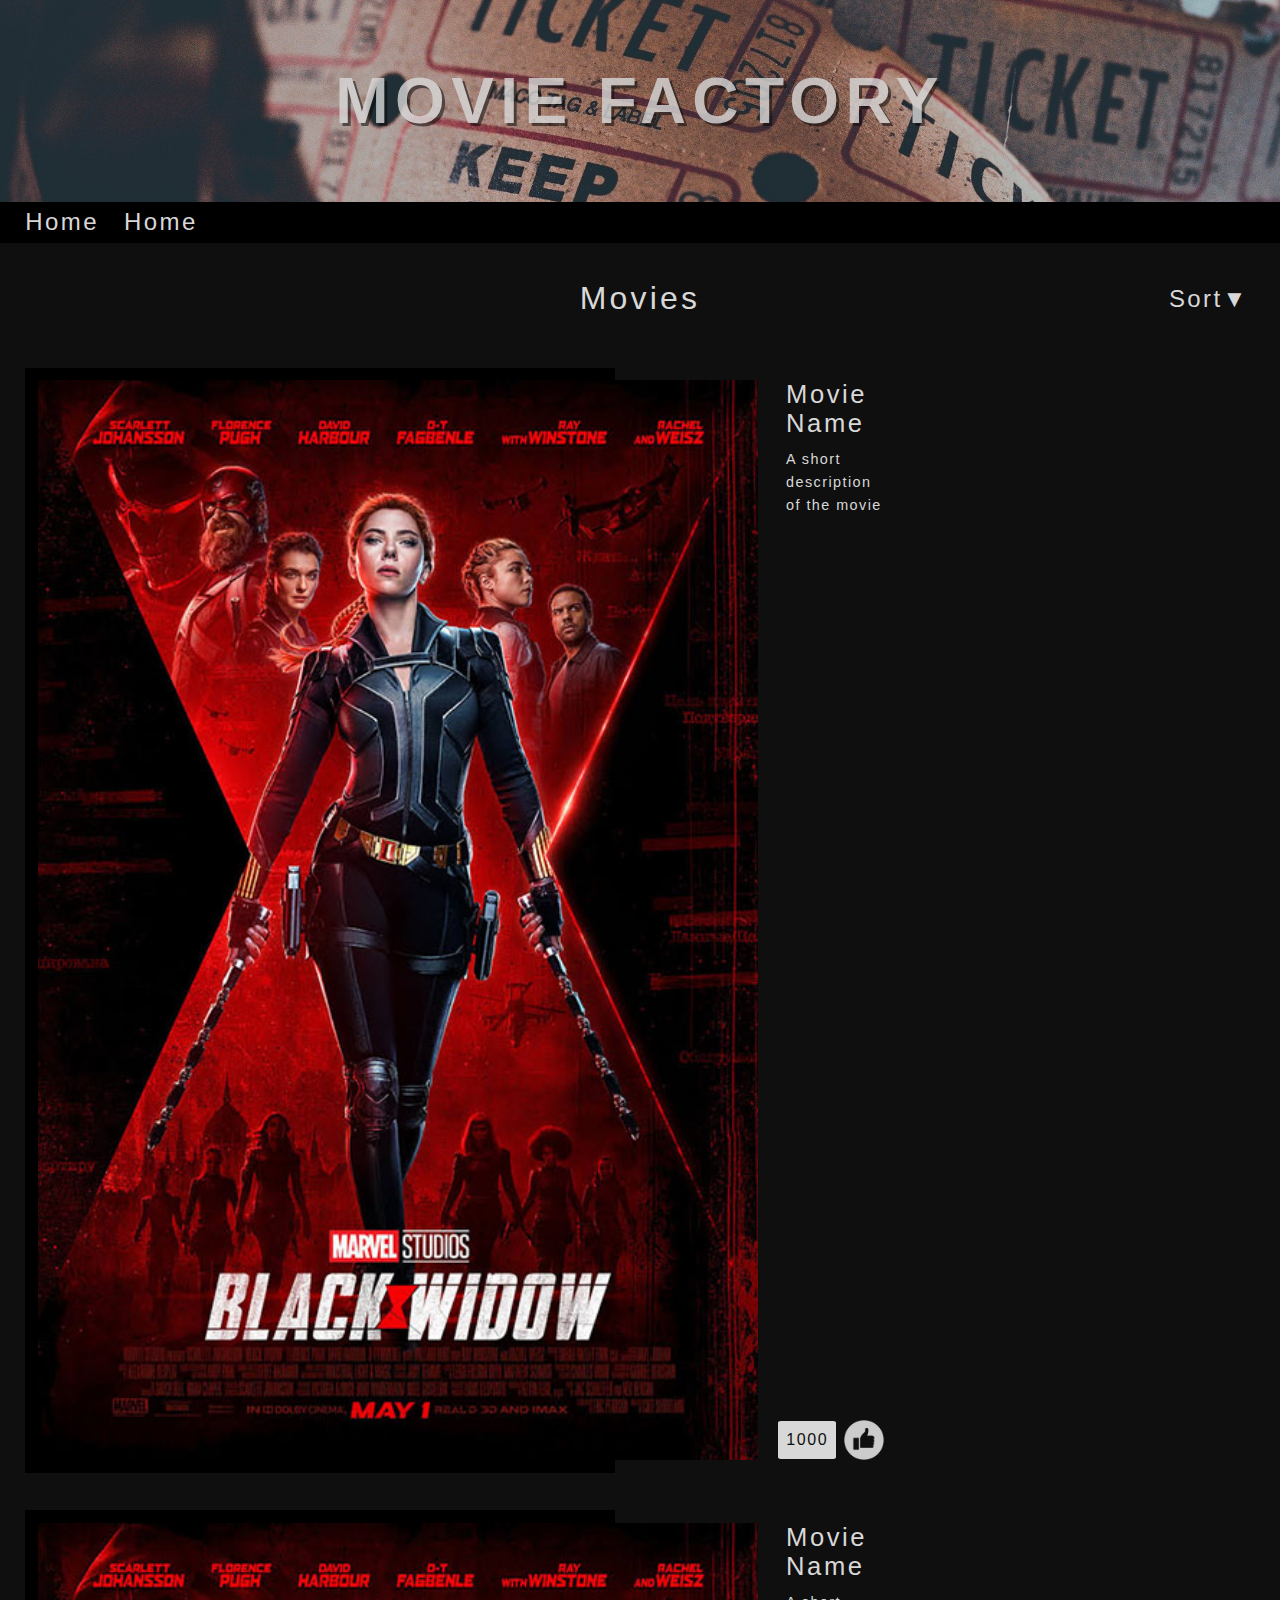
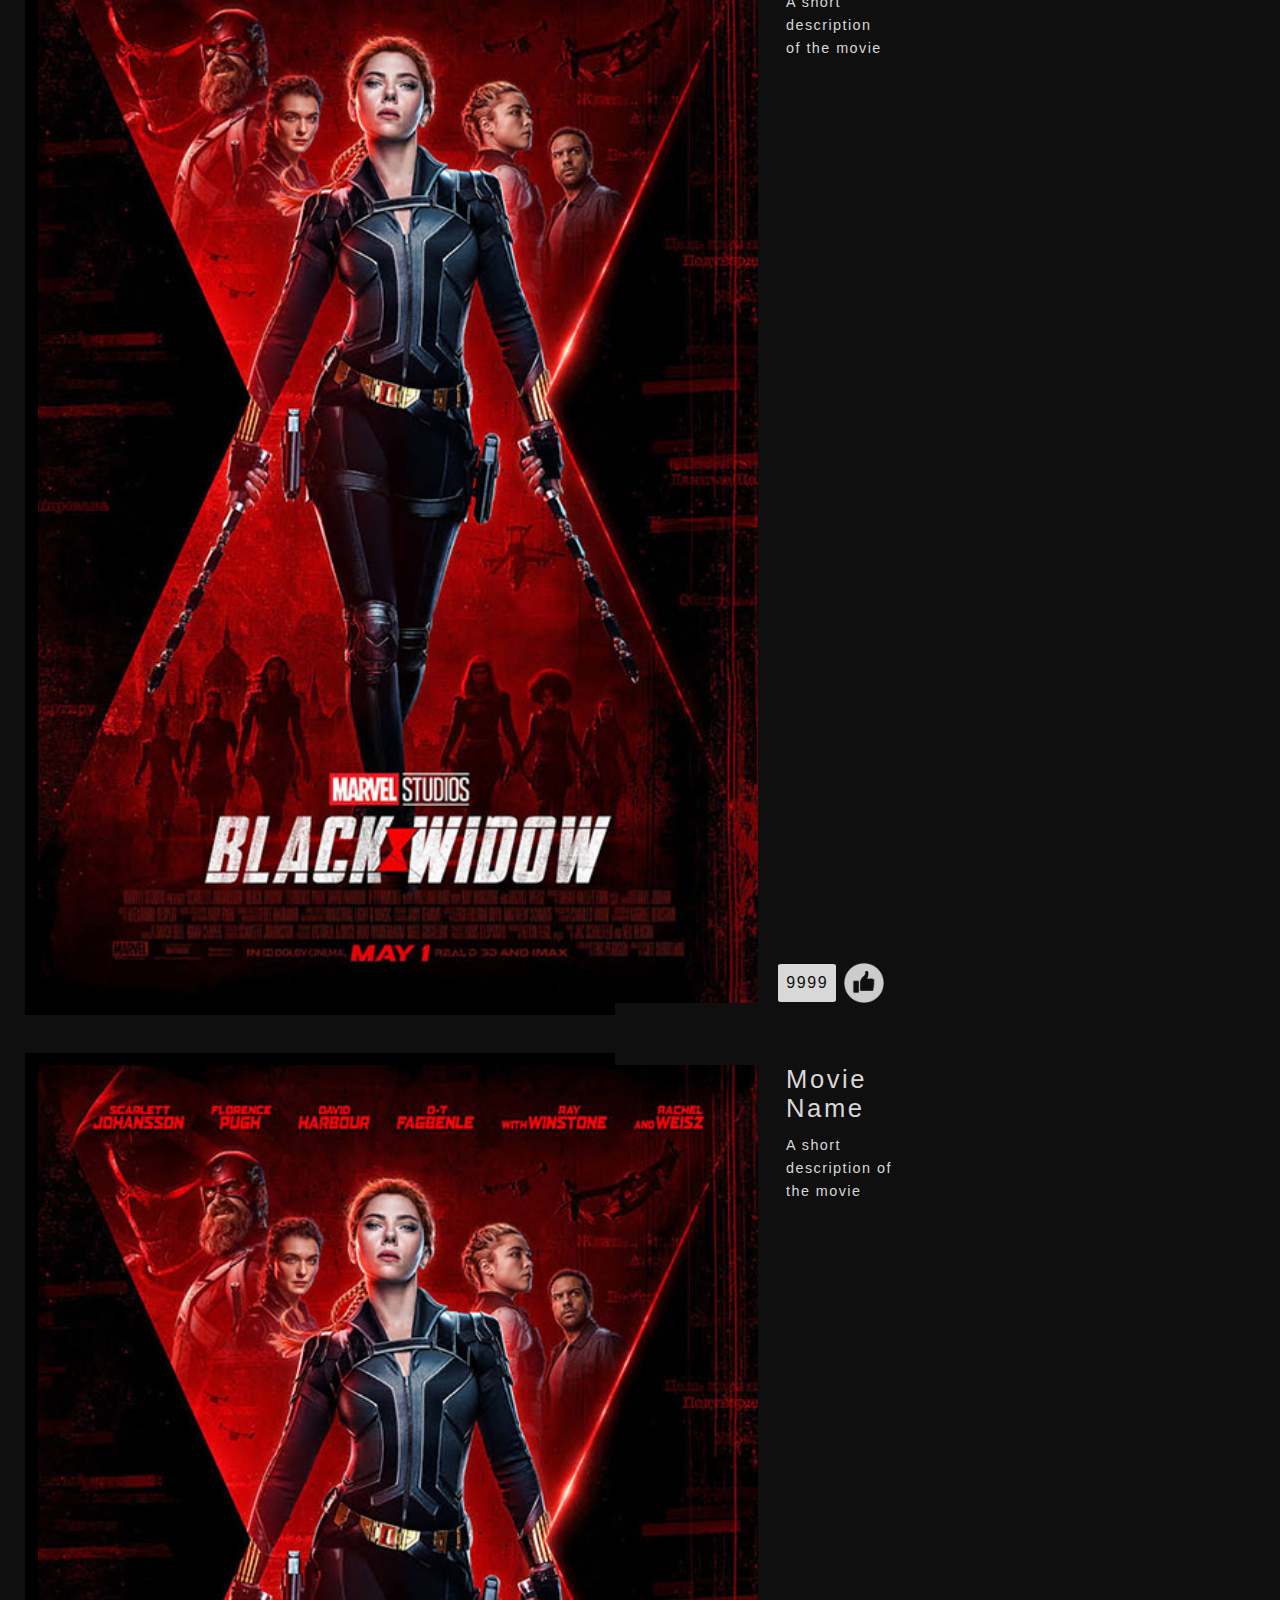
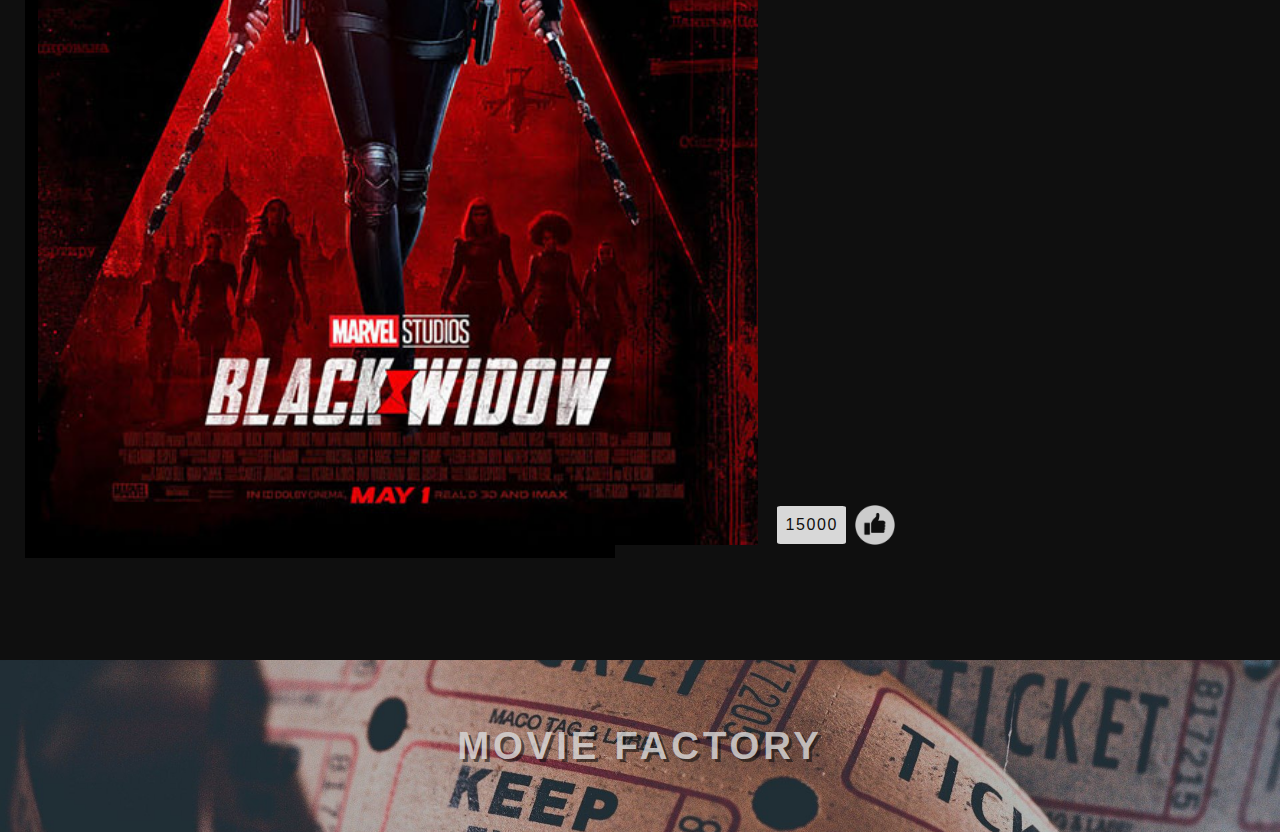
<file: index.html>
<!DOCTYPE html>
<html lang="en">
<head>
    <meta charset="UTF-8">
    <meta name="viewport" content="width=device-width, initial-scale=1.0">
    <title>Movie Factory - Home</title>
    <link rel="stylesheet" href="style/index.css">
</head>
<body>
    <header>
        <h1>Movie Factory</h1>
        <nav>
        	<ul>
                <li><a href="index.html" title="home">Home</a></li>
                <li><a href="index.html" title="home">Home</a></li>
        	</ul>
        </nav>
    </header>
    <main>
        <div class="heading">
            <h2>Movies</h2>
            <div class="sort">
                <button class="sortbtn" title="Sort by most liked">Sort&#9660;</button>
            </div>
        </div>

        <section>
            <div class="content">
                <img src="media/movie_posters/black_widow.jfif" alt="movieName" width="720" height="1080">
                <div class="description">
                    <div class="text">
                        <h3>Movie Name</h3>
                        <p>A short description of the movie</p>
                    </div>
                    <div class="like">
                        <div class="likeNr">1000</div>
                        <img src="media/like.png" alt="likeButton" width="40" height="40">
                    </div>
                </div>
            </div>
            <div class="content">
                <img src="media/movie_posters/black_widow.jfif" alt="movieName" width="720" height="1080">
                <div class="description">
                    <div class="text">
                        <h3>Movie Name</h3>
                        <p>A short description of the movie</p>
                    </div>
                    <div class="like">
                        <div class="likeNr">9999</div>
                        <img src="media/like.png" alt="likeButton" width="40" height="40">
                    </div>
                </div>
            </div>
            <div class="content">
                <img src="media/movie_posters/black_widow.jfif" alt="movieName" width="720" height="1080">
                <div class="description">
                    <div class="text">
                        <h3>Movie Name</h3>
                        <p>A short description of the movie</p>
                    </div>
                    <div class="like">
                        <div class="likeNr">15000</div>
                        <img src="media/like.png" alt="likeButton" width="40" height="40">
                    </div>
                </div>
            </div>
        </section>
        
    
    
    </main>
    <footer>
        <h1>Movie Factory</h1>
    </footer>
    
</body>
</html>
</file>
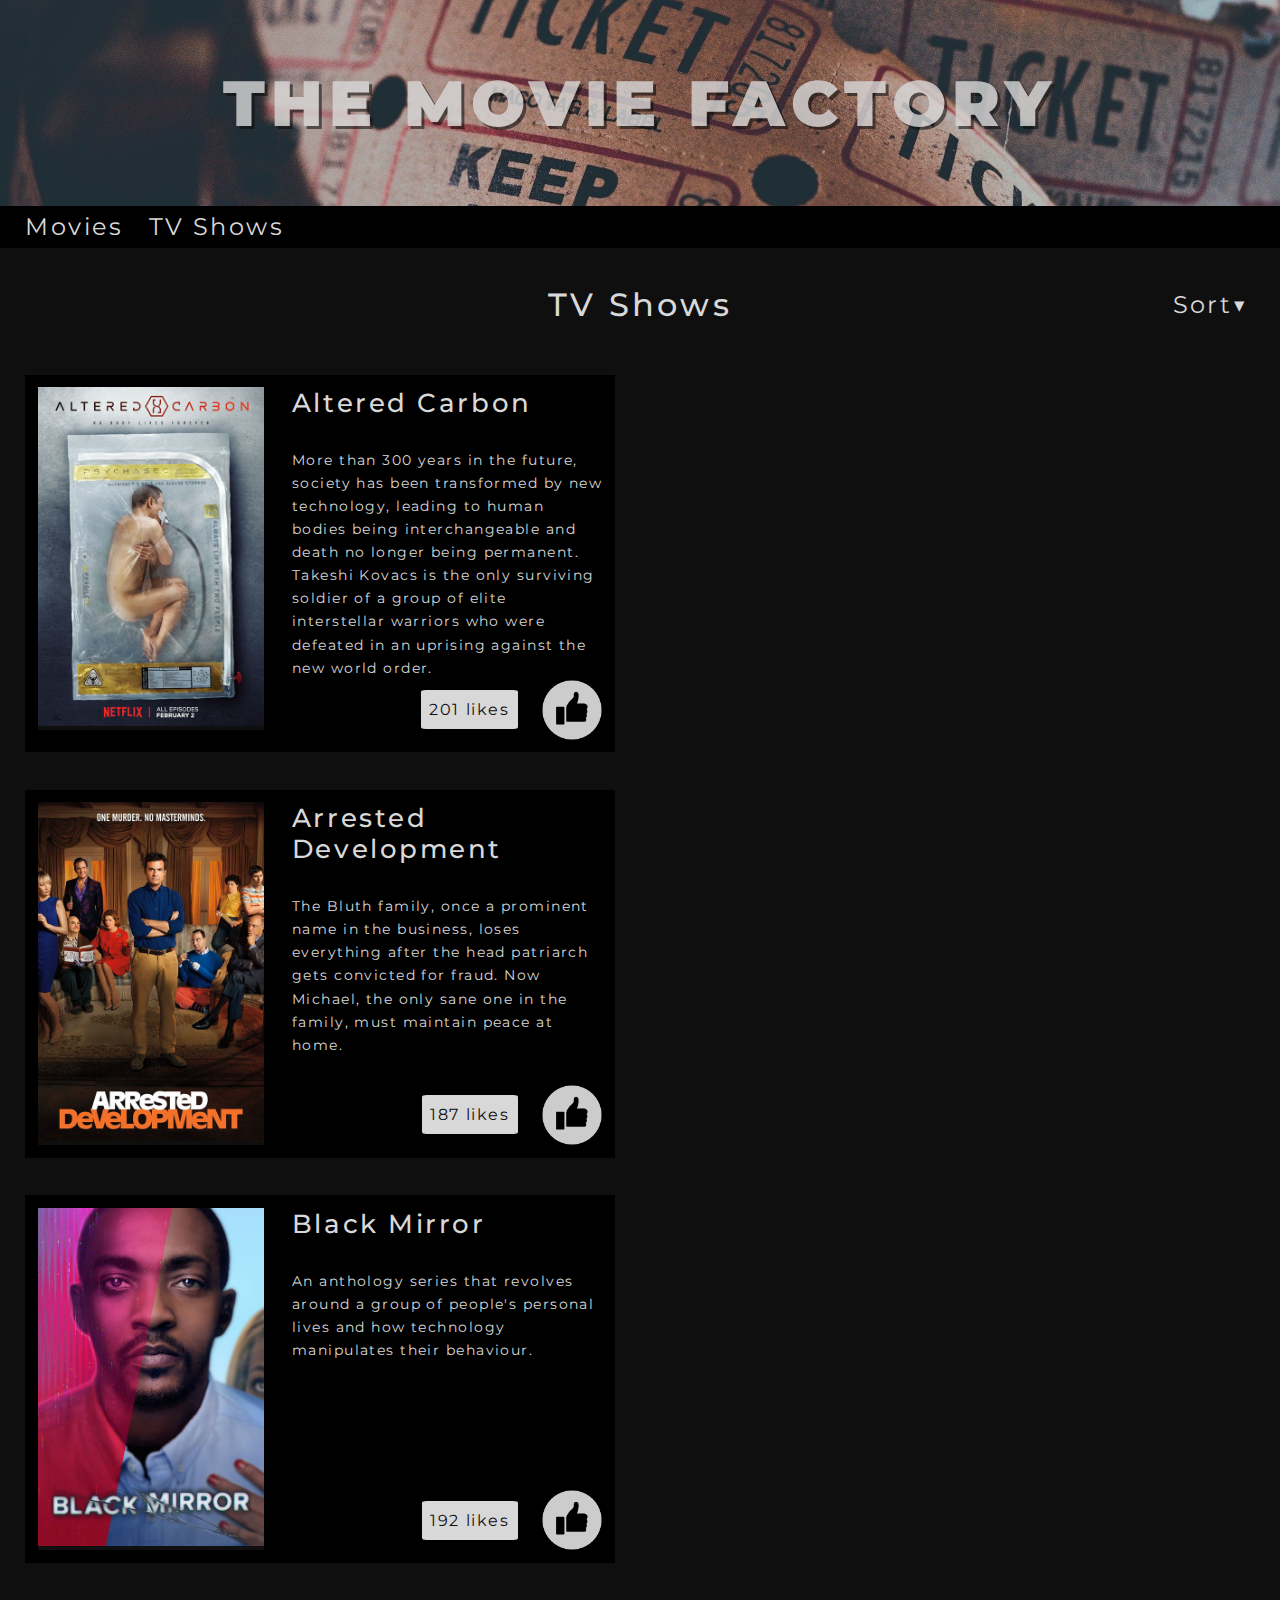
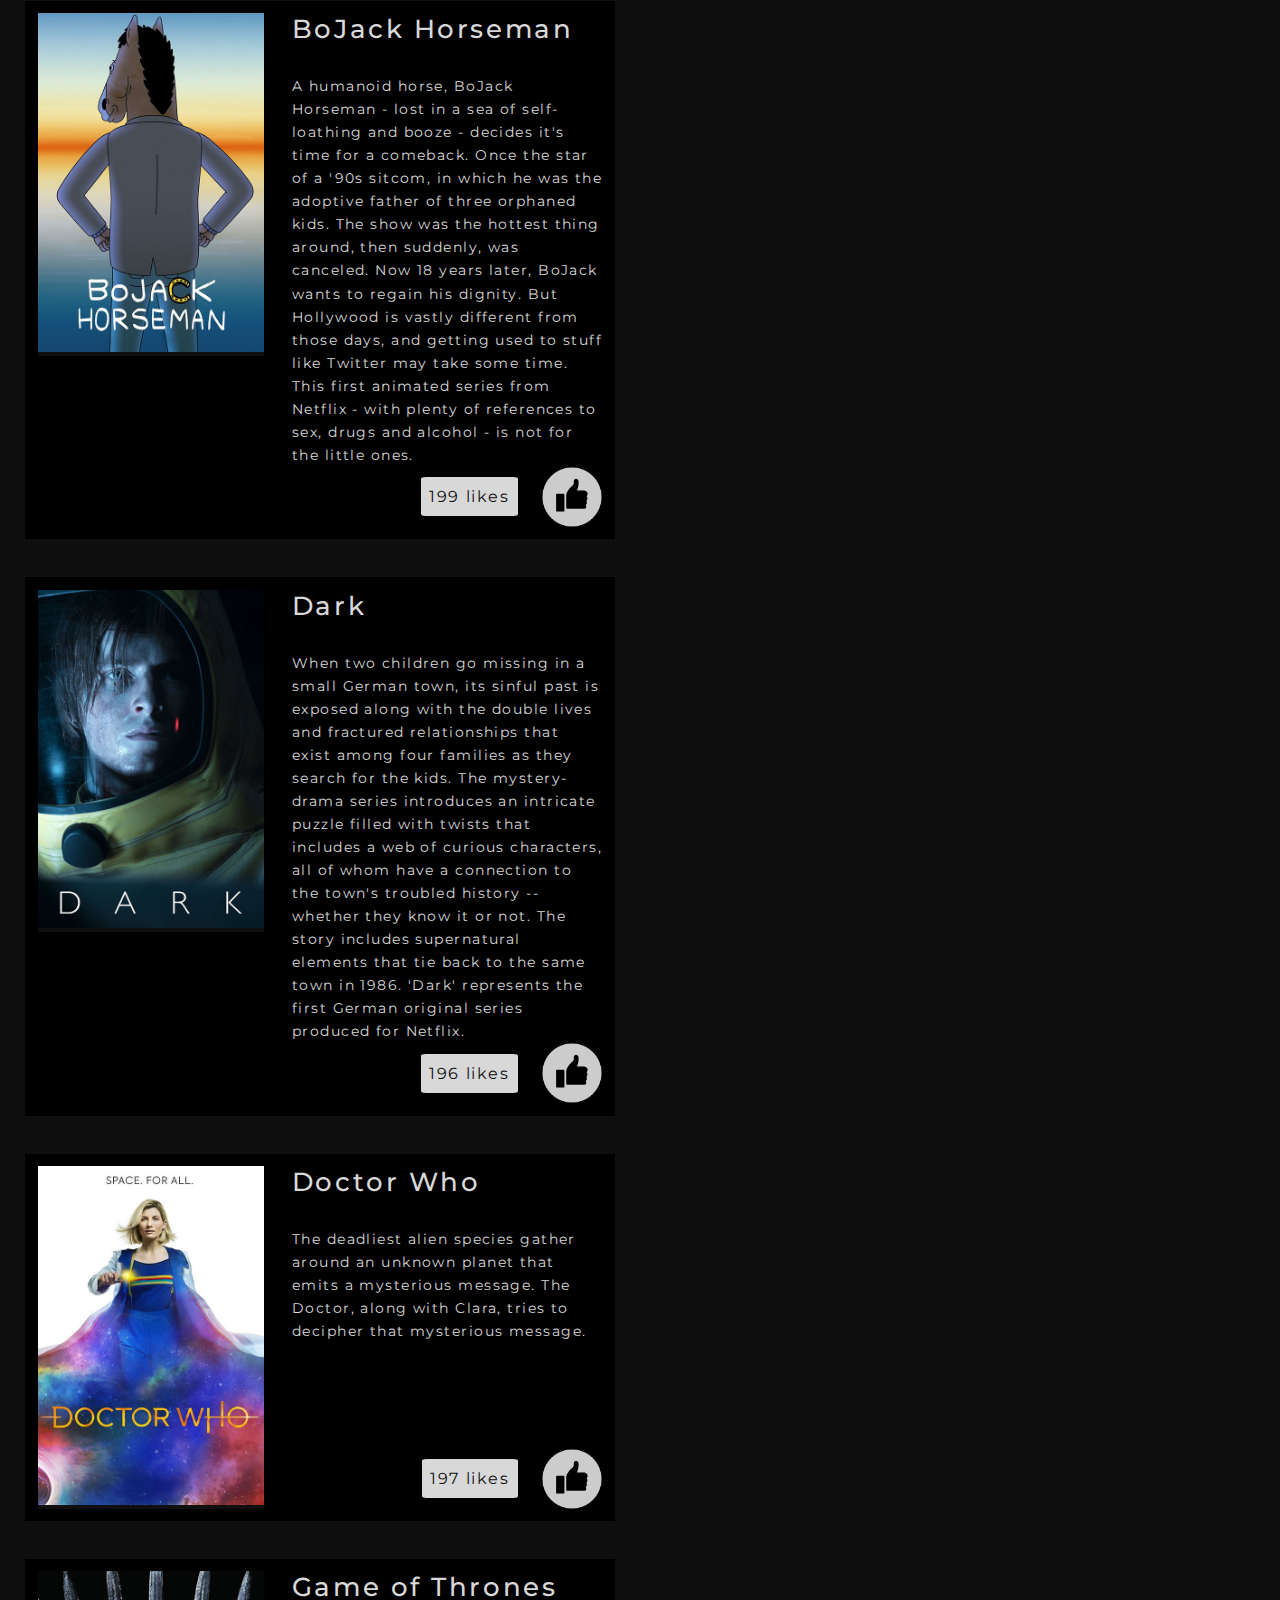
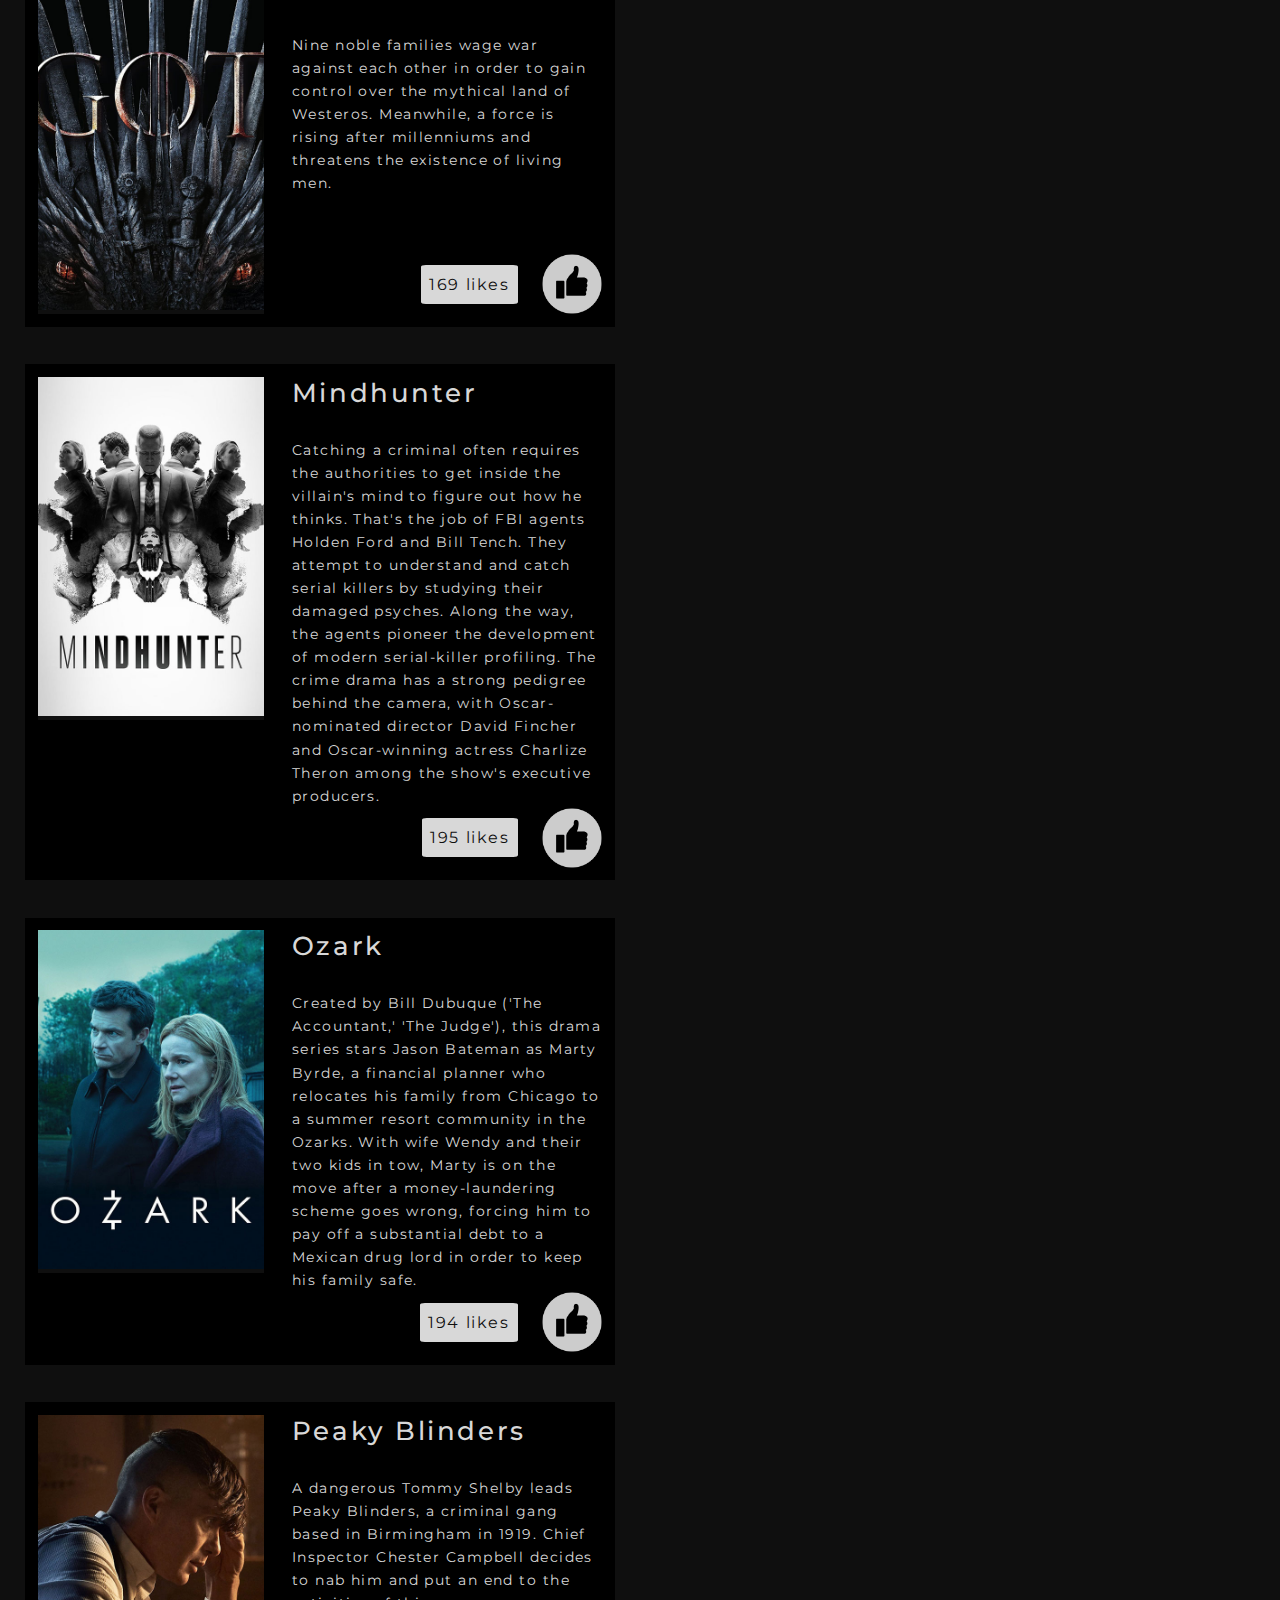
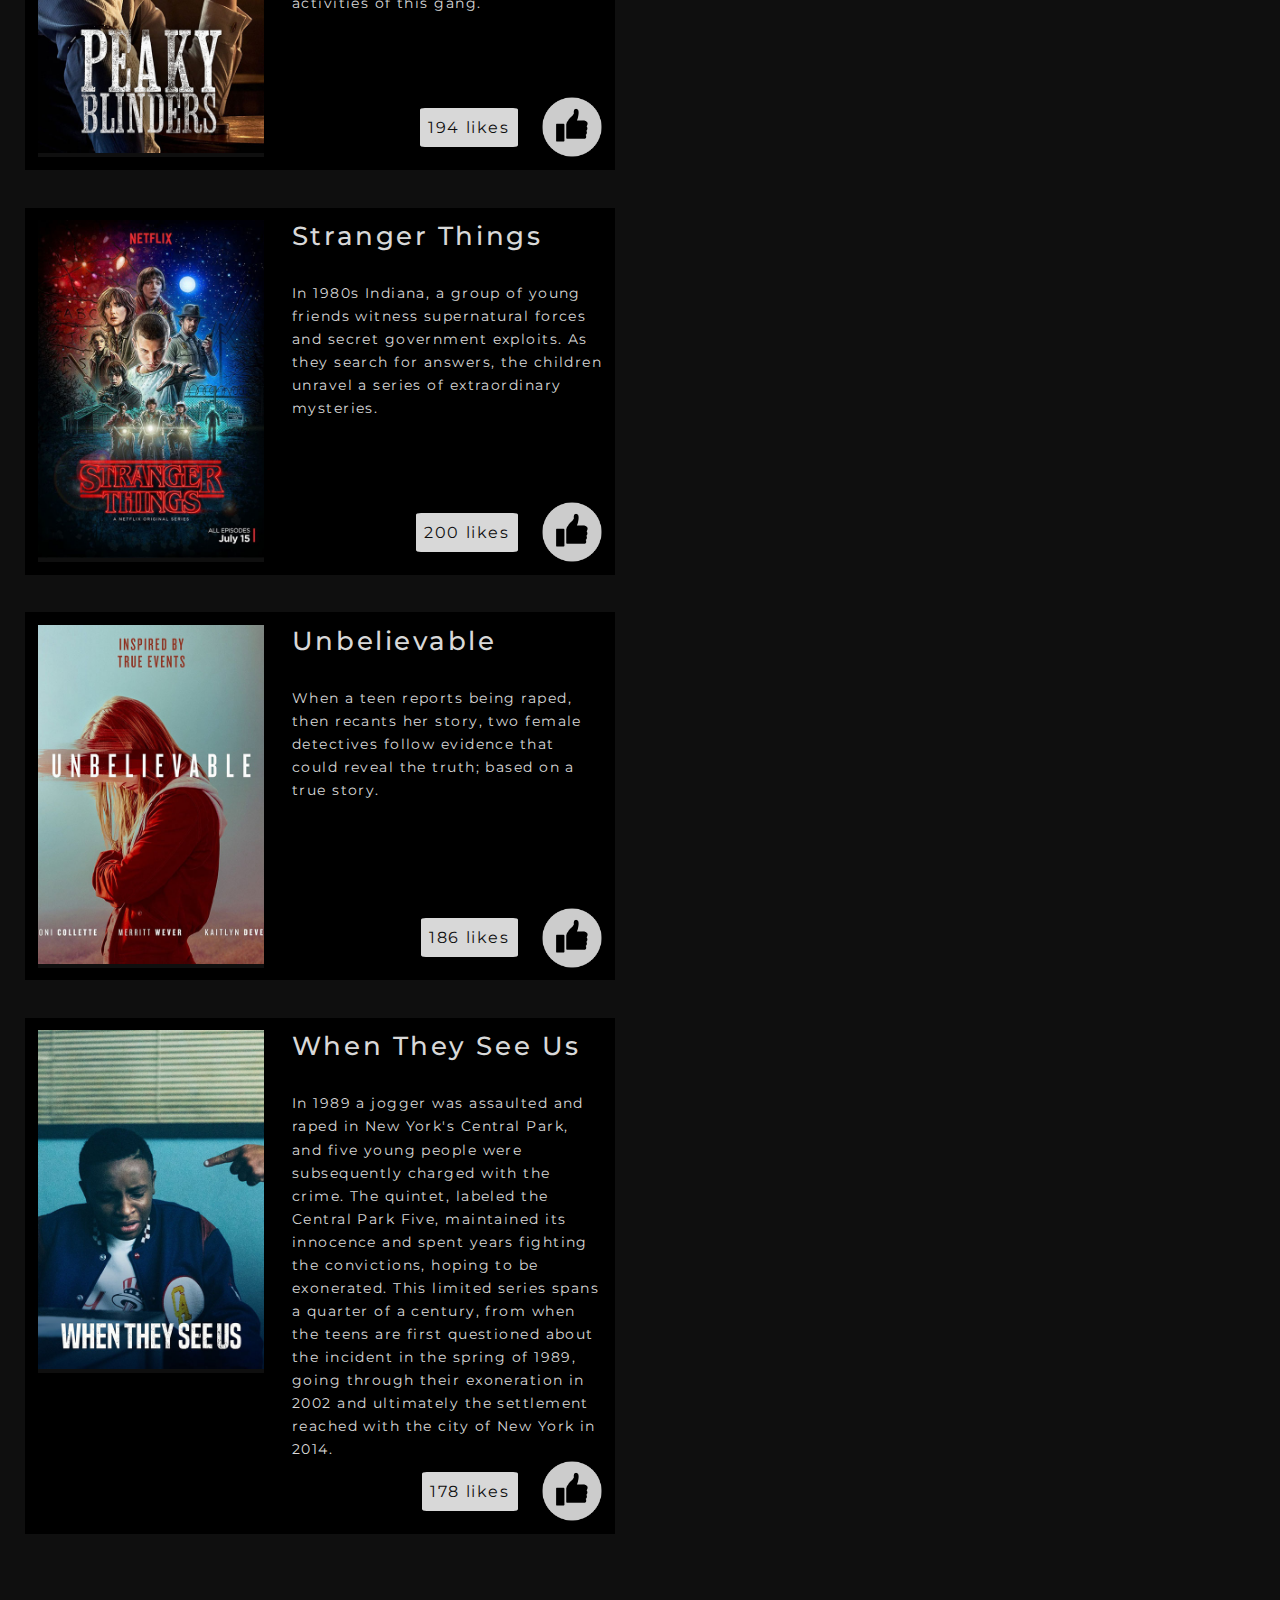
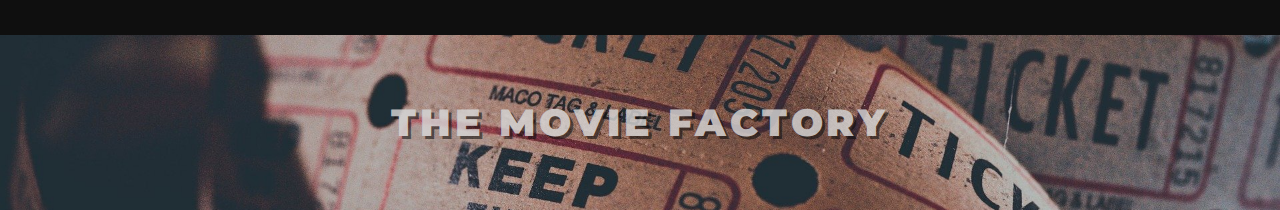
<file: tv_shows.html>
<!DOCTYPE html>
<html lang="en">
<head>
    <meta charset="UTF-8">
    <meta name="viewport" content="width=device-width, initial-scale=1.0">
    <title>Movie Factory - TV-Shows</title>
    <link rel="stylesheet" href="style/index.css">
    <script src="https://code.jquery.com/jquery-3.5.1.min.js" integrity="sha256-9/aliU8dGd2tb6OSsuzixeV4y/faTqgFtohetphbbj0=" crossorigin="anonymous"></script>
    <script src="script/tv_shows.json"></script>
    <script>
        var items = JSON.parse(tvShows);
    </script>
    <script src="script/index.js" defer></script>
    <link href="https://fonts.googleapis.com/css2?family=Montserrat:wght@400;500;900&display=swap" rel="stylesheet">
<body>
    <header>
        <h1>The Movie Factory</h1>
        <nav>
        	<ul>
                <li><a href="index.html" title="home">Movies</a></li>
                <li><a href="tv_shows.html" title="tv_shows">TV Shows</a></li>
        	</ul>
        </nav>
    </header>
    <main>
        <div class="heading">
            <h2>TV Shows</h2>
            <div class="sort">
                <button class="sortbtn" title="Sort by most liked">Sort&#9660;</button>
            </div>
        </div>

        <section id="content">
        </section>
            
    </main>

    <footer>
        <h1>The Movie Factory</h1>
    </footer>

</body>
</html>
</file>
<file: style/index.css>
header nav ul {
  display: flex;
  padding: 0.5% 1%;
  margin: 0;
  list-style: none;
  background-color: black; }

footer nav ul {
  display: flex;
  padding: 0.5% 1%;
  margin: 0;
  list-style: none;
  background-color: black; }

nav li a {
  text-decoration: none;
  color: #d8d8d8; }

nav li {
  margin: 0 1%;
  font-size: 150%; }

nav li a:hover {
  color: #8c031c; }

* {
  font-family: 'Montserrat', sans-serif;
  font-weight: 400;
  margin: 0;
  color: #d8d8d8;
  box-sizing: border-box;
  letter-spacing: 0.1em; }

header, footer {
  background-image: url("../media/header.jpg");
  background-position: center;
  background-size: cover;
  background-color: #0c0c0c; }
  header h1, footer h1 {
    font-family: 'Montserrat', sans-serif;
    font-weight: 900;
    text-transform: uppercase;
    font-size: 5vw;
    opacity: 0.8;
    text-shadow: 3px 3px rgba(12, 12, 12, 0.7);
    letter-spacing: 0.1em;
    text-align: center;
    padding: 5% 3%; }

footer h1 {
  font-size: 3vw; }

main {
  background-color: #0f0f0f;
  padding-bottom: 10%;
  padding: 0 1% 5%; }

.heading {
  padding: 3% 1%;
  display: flex;
  justify-content: flex-end;
  align-items: center; }
  .heading h2 {
    font-family: 'Montserrat', sans-serif;
    font-weight: 500;
    font-size: 2em;
    width: 40%;
    text-align: center; }

.sort {
  width: 30%;
  text-align: right; }

.sortbtn {
  background-color: #0f0f0f;
  border: none;
  font-size: 1.5em; }

.sortbtn:hover {
  cursor: pointer;
  color: #8c031c; }

.section {
  display: flex;
  flex-flow: row wrap;
  justify-content: space-between; }

.content {
  display: flex;
  background-color: black;
  margin: 1%;
  margin-bottom: 3%;
  width: 47%;
  padding: 1%; }

.poster {
  background-color: #0f0f0f;
  width: 40%;
  align-self: flex-start; }

.poster > img {
  width: 100%;
  height: 100%; }

.description {
  width: 55%;
  margin-left: 5%;
  display: flex;
  flex-flow: column nowrap;
  justify-content: space-between;
  align-content: space-between; }
  .description h3 {
    font-size: 1.6em;
    font-weight: 500;
    margin-bottom: 10%; }
  .description p {
    font-size: 90%;
    line-height: 1.6em; }

.like {
  display: flex;
  justify-content: flex-end;
  flex-flow: row nowrap;
  align-items: center; }

.likeNr {
  margin-right: 8%;
  padding: 10px 8px;
  text-align: right;
  background-color: #d8d8d8;
  color: #0f0f0f;
  border-radius: 5%; }

.like img {
  cursor: pointer;
  transition-duration: 0.3s; }

.like img:hover {
  border-radius: 50%;
  background-color: #8c031c; }

.like img:active {
  transform: scale(1.2); }

img[alt] {
  font-size: 80%;
  color: #727272; }

@media screen and (max-width: 900px) {
  .content {
    width: 100%; }

  .like img {
    width: 40px;
    height: 40px; } }

/*# sourceMappingURL=index.css.map */
</file>
